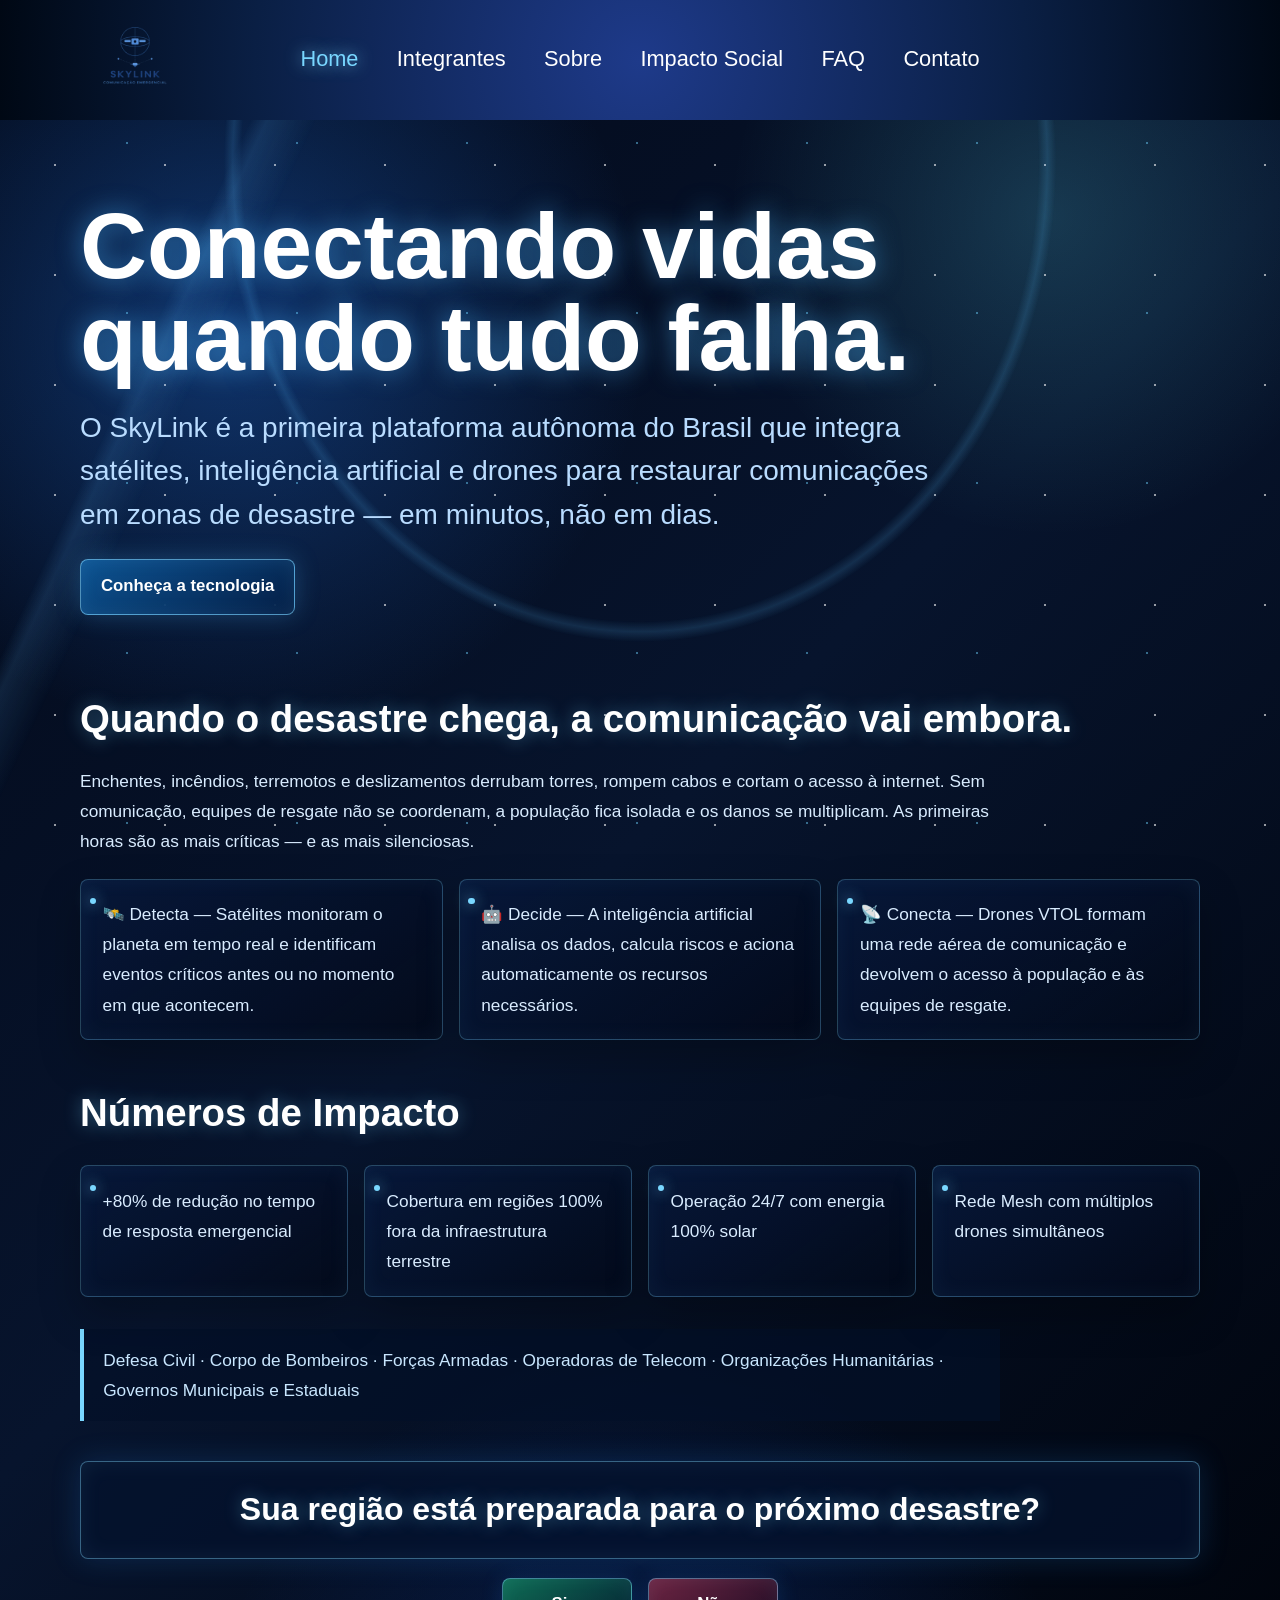
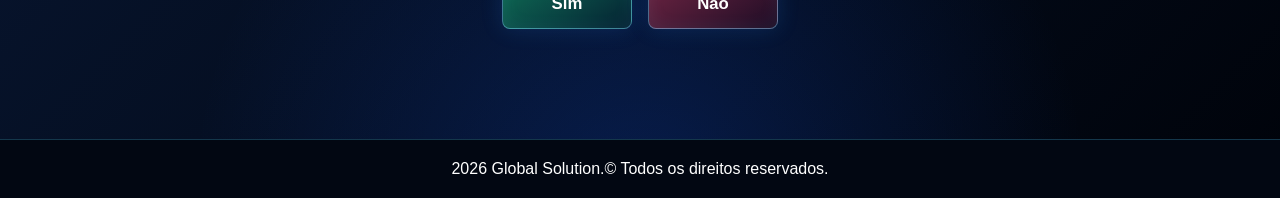
<file: index.html>
<!DOCTYPE html>
<html lang="pt-br">
<head>
    <meta charset="UTF-8">
    <meta name="viewport" content="width=device-width, initial-scale=1.0">
    <title>Global Solution</title>
    <link rel="stylesheet" href="./css/main.css">
</head>
<body class="pagina-home">
    <header class="cabecalho">
      <button class="menu-hamburguer" type="button" aria-label="Abrir menu" aria-expanded="false" aria-controls="menu-principal">
        <span></span>
        <span></span>
        <span></span>
      </button>
      <nav class="cabecalho__navbar">
        <a class="cabecalho__logo-link" href="./index.html">
          <img src="./assets/logo.png" class="logo" alt="Logo SkyLink">
        </a>

        <ul class="cabecalho__lista" id="menu-principal">
          <li class="cabecalho__list-item">
            <a class="cabecalho__link cabecalho__link--active" href="./index.html">Home</a>
          </li>
          <li class="cabecalho__list-item">
            <a class="cabecalho__link" href="./paginas/integrantes.html">Integrantes</a>
          </li>
          <li class="cabecalho__list-item">
            <a class="cabecalho__link" href="./paginas/sobre.html">Sobre</a>
          </li>
          <li class="cabecalho__list-item">
            <a class="cabecalho__link" href="./paginas/impacto.html">Impacto Social</a>
          </li>
          <li class="cabecalho__list-item">
            <a class="cabecalho__link" href="./paginas/faq.html">FAQ</a>
          </li>
         <li class="cabecalho__list-item">
            <a class="cabecalho__link" href="./paginas/contato.html">Contato</a>
          </li>
        </ul>
      </nav>
    </header>
    <main class="home" id="home">
        <h1 class="titulo-principal">Conectando vidas quando tudo falha.</h1>
        <h2 class="subtitulo-principal">O SkyLink é a primeira plataforma autônoma do Brasil que integra satélites, inteligência artificial e drones para restaurar comunicações em zonas de desastre — em minutos, não em dias.</h2>
        <a class="botao-cta" href="./paginas/sobre.html">Conheça a tecnologia</a>
        <h3 class="titulo-secao">Quando o desastre chega, a comunicação vai embora.</h3>
        <p class="texto-padrao">Enchentes, incêndios, terremotos e deslizamentos derrubam torres, rompem cabos e cortam o acesso à internet. Sem comunicação, equipes de resgate não se coordenam, a população fica isolada e os danos se multiplicam. As primeiras horas são as mais críticas — e as mais silenciosas.</p>
        <ul class="lista-cards">
          <li class="card-info">🛰️ Detecta — Satélites monitoram o planeta em tempo real e identificam eventos críticos antes ou no momento em que acontecem.</li>
          <li class="card-info">🤖 Decide — A inteligência artificial analisa os dados, calcula riscos e aciona automaticamente os recursos necessários.</li>
          <li class="card-info">📡 Conecta — Drones VTOL formam uma rede aérea de comunicação e devolvem o acesso à população e às equipes de resgate.</li>
        </ul>
        <h3 class="titulo-secao">Números de Impacto</h3>
        <ul class="lista-cards">
          <li class="card-info">+80% de redução no tempo de resposta emergencial</li>
          <li class="card-info">Cobertura em regiões 100% fora da infraestrutura terrestre</li>
          <li class="card-info">Operação 24/7 com energia 100% solar</li>
          <li class="card-info">Rede Mesh com múltiplos drones simultâneos</li>
        </ul>
        <p class="texto-padrao texto-destaque">Defesa Civil · Corpo de Bombeiros · Forças Armadas · Operadoras de Telecom · Organizações Humanitárias · Governos Municipais e Estaduais</p>
        <h3 class="chamada-final">Sua região está preparada para o próximo desastre?</h3>
        <div class="resposta-final" aria-label="Responder pergunta final">
          <button class="resposta-final__botao resposta-final__botao--sim" type="button" data-resposta="Sim">Sim</button>
          <button class="resposta-final__botao resposta-final__botao--nao" type="button" data-resposta="Não">Não</button>
        </div>
        <p class="resposta-final__status" id="resposta-final-status" aria-live="polite"></p>
    </main>
    <footer>
        <p> 2026 Global Solution.&copy; Todos os direitos reservados.</p>
    </footer>
    <script src="./js/responsividade.js"></script>
    <script src="./js/index.js"></script>
</body>
</html>
</file>
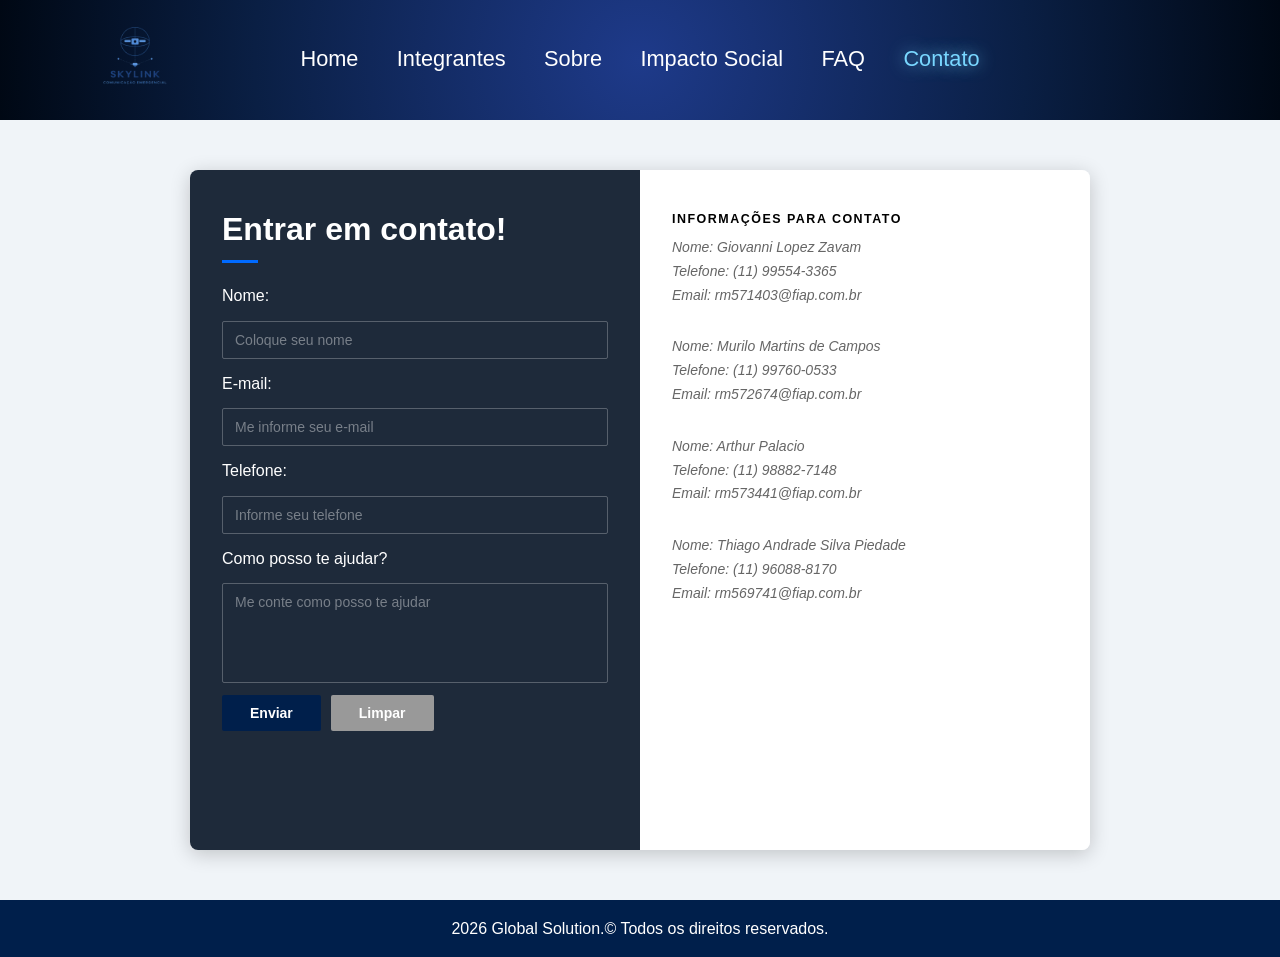
<file: paginas/contato.html>
<!DOCTYPE html>
<html lang="pt-br">
<head>
    <meta charset="UTF-8">
    <meta name="viewport" content="width=device-width, initial-scale=1.0">
    <title>Global Solution</title>
    <link rel="stylesheet" href="../css/main.css">
</head>
<body class="pagina-contato">
    <header class="cabecalho">
      <button class="menu-hamburguer" type="button" aria-label="Abrir menu" aria-expanded="false" aria-controls="menu-principal">
        <span></span>
        <span></span>
        <span></span>
      </button>
      <nav class="cabecalho__navbar">
        <a class="cabecalho__logo-link" href="../index.html">
          <img src="../assets/logo.png" class="logo" alt="Logo SkyLink">
        </a>

        <ul class="cabecalho__lista" id="menu-principal">
          <li class="cabecalho__list-item">
            <a class="cabecalho__link" href="../index.html">Home</a>
          </li>
          <li class="cabecalho__list-item">
            <a class="cabecalho__link" href="./integrantes.html">Integrantes</a>
          </li>
          <li class="cabecalho__list-item">
            <a class="cabecalho__link" href="./sobre.html">Sobre</a>
          </li>
          <li class="cabecalho__list-item">
            <a class="cabecalho__link" href="./impacto.html">Impacto Social</a>
          </li>
          <li class="cabecalho__list-item">
            <a class="cabecalho__link" href="./faq.html">FAQ</a>
          </li>
         <li class="cabecalho__list-item">
            <a class="cabecalho__link cabecalho__link--active" href="./contato.html">Contato</a>
          </li>
        </ul>
      </nav>
    </header>
    <main class="contato-main">
      <div class="contato-form-col">
        <h1 class="contato-titulo">Entrar em contato!</h1>
        <div class="contato-linha-vermelha"></div>
        <form class="contato-form" id="form-contato" name="dados" action="https://formsubmit.co/ajax/giovanni.zavam2008@gmail.com" method="POST">
          <input type="hidden" name="_subject" value="Nova mensagem do site SkyLink">
          <input type="hidden" name="_template" value="table">
          <input type="hidden" name="_captcha" value="false">
          <label for="idNome">Nome:</label>
          <input id="idNome" type="text" name="nome" placeholder="Coloque seu nome" required>
          <label for="idEmail">E-mail:</label>
          <input id="idEmail" type="email" name="email" placeholder="Me informe seu e-mail" required>
          <label for="idTelefone">Telefone:</label>
          <input id="idTelefone" type="tel" name="telefone" placeholder="Informe seu telefone" required>
          <label for="mensagem">Como posso te ajudar?</label>
          <textarea id="mensagem" name="mensagem" rows="5" placeholder="Me conte como posso te ajudar" required></textarea>
          <div class="contato-botoes">
            <button type="submit" class="btn-enviar">Enviar</button>
            <button type="reset" class="btn-limpar">Limpar</button>
          </div>
          <p class="contato-status" id="contato-status" aria-live="polite"></p>
        </form>
      </div>

      <div class="contato-info-col">
        <div class="contato-info-bloco">
          <h3>INFORMAÇÕES PARA CONTATO</h3>
          <p>Nome: Giovanni Lopez Zavam</p>
          <p>Telefone: (11) 99554-3365</p>
          <p>Email: rm571403@fiap.com.br</p>
        </div>
        <div class="contato-info-bloco">
          <p>Nome: Murilo  Martins de Campos</p>
          <p>Telefone: (11) 99760-0533</p>
          <p>Email: rm572674@fiap.com.br</p>
        </div>
        <div class="contato-info-bloco">
          <p>Nome: Arthur Palacio</p>
          <p>Telefone: (11) 98882-7148</p>
          <p>Email: rm573441@fiap.com.br</p>
        </div>
        <div class="contato-info-bloco">
          <p>Nome: Thiago Andrade Silva Piedade</p>
          <p>Telefone: (11) 96088-8170</p>
          <p>Email: rm569741@fiap.com.br</p>
        </div>
      </div>
    </main>
    <footer>
        <p> 2026 Global Solution.&copy; Todos os direitos reservados.</p>
    </footer>
    <script src="../js/responsividade.js"></script>
    <script src="../js/contato.js"></script>
</body>
</html>
</file>
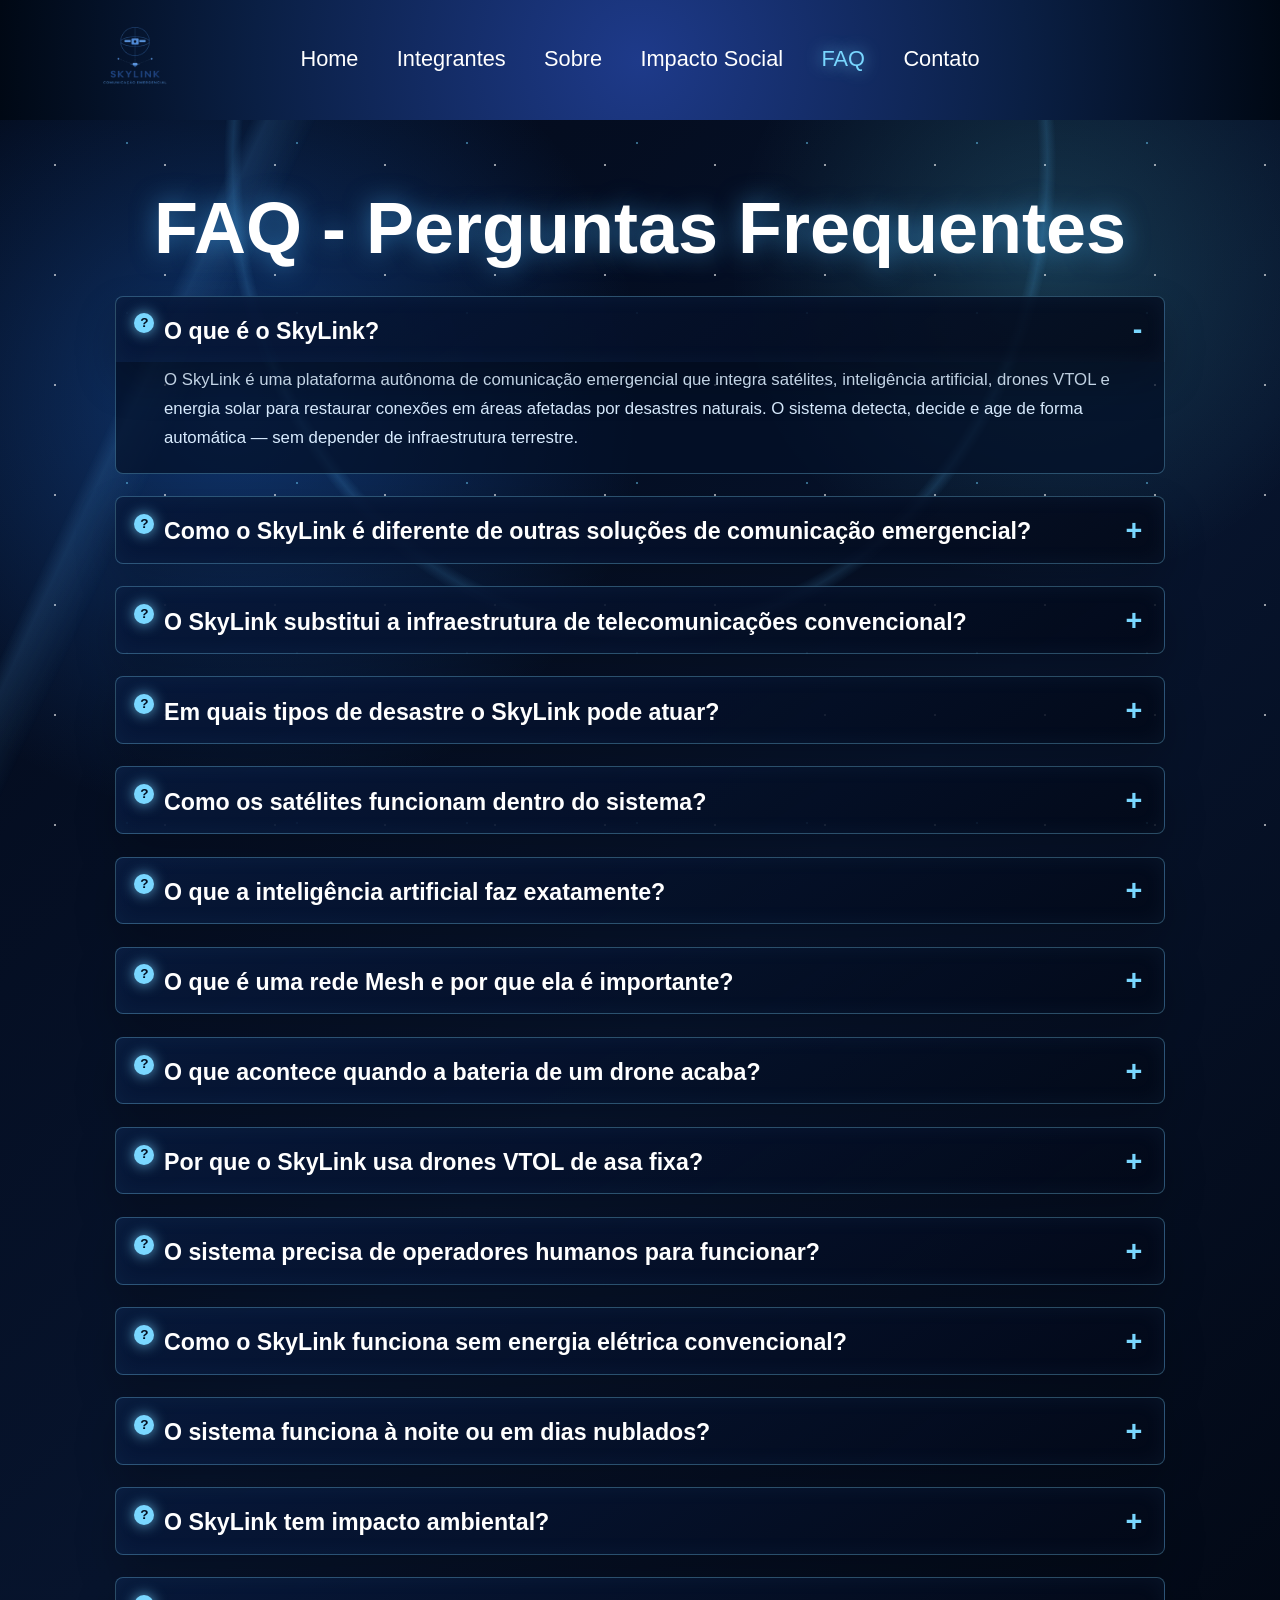
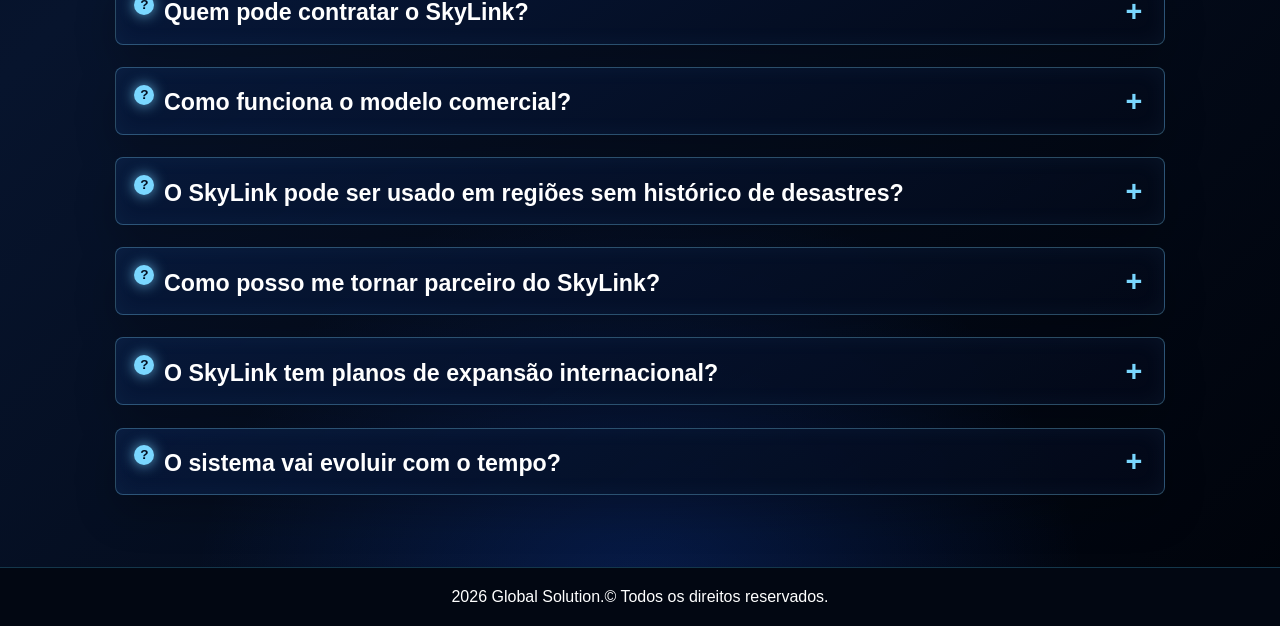
<file: paginas/faq.html>
﻿<!DOCTYPE html>
<html lang="pt-br">
<head>
    <meta charset="UTF-8">
    <meta name="viewport" content="width=device-width, initial-scale=1.0">
    <title>Global Solution</title>
    <link rel="stylesheet" href="../css/main.css">
</head>
<body class="pagina-faq">
    <header class="cabecalho">
      <button class="menu-hamburguer" type="button" aria-label="Abrir menu" aria-expanded="false" aria-controls="menu-principal">
        <span></span>
        <span></span>
        <span></span>
      </button>
      <nav class="cabecalho__navbar">
        <a class="cabecalho__logo-link" href="../index.html">
          <img src="../assets/logo.png" class="logo" alt="Logo SkyLink">
        </a>

        <ul class="cabecalho__lista" id="menu-principal">
          <li class="cabecalho__list-item">
            <a class="cabecalho__link" href="../index.html">Home</a>
          </li>
          <li class="cabecalho__list-item">
            <a class="cabecalho__link" href="./integrantes.html">Integrantes</a>
          </li>
          <li class="cabecalho__list-item">
            <a class="cabecalho__link" href="./sobre.html">Sobre</a>
          </li>
          <li class="cabecalho__list-item">
            <a class="cabecalho__link" href="./impacto.html">Impacto Social</a>
          </li>
          <li class="cabecalho__list-item">
            <a class="cabecalho__link cabecalho__link--active" href="./faq.html">FAQ</a>
          </li>
         <li class="cabecalho__list-item">
            <a class="cabecalho__link" href="./contato.html">Contato</a>
          </li>
        </ul>
      </nav>
    </header>
    <main class="faq">
        <h1>FAQ - Perguntas Frequentes</h1>
        <h2 class="faq__pergunta">O que é o SkyLink?</h2>
        <p class="faq__resposta">O SkyLink é uma plataforma autônoma de comunicação emergencial que integra satélites, inteligência artificial, drones VTOL e energia solar para restaurar conexões em áreas afetadas por desastres naturais. O sistema detecta, decide e age de forma automática — sem depender de infraestrutura terrestre.</p>
        <h2 class="faq__pergunta">Como o SkyLink é diferente de outras soluções de comunicação emergencial?</h2>
        <p class="faq__resposta">A maioria das soluções existentes é reativa: chegam depois que o desastre já aconteceu e dependem de equipes humanas para serem ativadas. O SkyLink é preditivo e autônomo. A inteligência artificial monitora riscos em tempo real e pode posicionar recursos antes do colapso da infraestrutura, reduzindo drasticamente o tempo de resposta.</p>
        <h2 class="faq__pergunta">O SkyLink substitui a infraestrutura de telecomunicações convencional?</h2>
        <p class="faq__resposta">Não. O SkyLink é uma solução complementar e temporária, projetada para atuar nos momentos em que a infraestrutura convencional falha. Seu objetivo é cobrir o intervalo crítico entre o desastre e a restauração das redes permanentes.</p>
        <h2 class="faq__pergunta">Em quais tipos de desastre o SkyLink pode atuar?</h2>
        <p class="faq__resposta">O sistema foi desenvolvido para responder a enchentes, incêndios florestais, terremotos, deslizamentos de terra, furacões e tempestades severas. Qualquer evento que comprometa a infraestrutura de comunicação terrestre é um cenário de atuação do SkyLink.</p>
        <h2 class="faq__pergunta">Como os satélites funcionam dentro do sistema?</h2>
        <p class="faq__resposta">Os satélites monitoram continuamente o planeta coletando imagens ópticas, dados meteorológicos, temperatura de superfície, nível de rios, focos de incêndio e movimentação de terra. Essas informações são enviadas à plataforma central, onde a inteligência artificial as analisa em tempo real.</p>
        <h2 class="faq__pergunta">O que a inteligência artificial faz exatamente?</h2>
        <p class="faq__resposta">A IA analisa os dados recebidos dos satélites, identifica eventos críticos e calcula a probabilidade de desastres futuros — como risco de enchente nas próximas 12 horas ou chance de deslizamento em determinada região. Quando um risco é confirmado, ela define automaticamente quantos drones devem ser enviados, para onde e em qual posicionamento.</p>
        <h2 class="faq__pergunta">O que é uma rede Mesh e por que ela é importante?</h2>
        <p class="faq__resposta">Rede Mesh é uma arquitetura em que cada drone funciona como um nó de comunicação interligado aos demais. Se um drone falha ou precisa retornar para recarga, os outros redistribuem a cobertura automaticamente. Isso garante redundância, maior alcance e estabilidade da comunicação mesmo em condições adversas.</p>
        <h2 class="faq__pergunta">O que acontece quando a bateria de um drone acaba?</h2>
        <p class="faq__resposta">O sistema monitora continuamente a bateria, temperatura e integridade de cada drone. Quando uma unidade se aproxima do limite operacional, um drone reserva é automaticamente acionado, assume a posição e mantém a cobertura sem interrupção. O drone anterior retorna à base para recarga.</p>
        <h2 class="faq__pergunta">Por que o SkyLink usa drones VTOL de asa fixa?</h2>
        <p class="faq__resposta">Os drones VTOL (Vertical Take-Off and Landing) combinam o melhor de dois mundos: decolam e pousam verticalmente, sem necessidade de pista, e voam de forma eficiente como aviões, cobrindo grandes distâncias com baixo consumo de energia. Isso os torna ideais para operações em locais remotos e com autonomia prolongada.</p>
        <h2 class="faq__pergunta">O sistema precisa de operadores humanos para funcionar?</h2>
        <p class="faq__resposta">O SkyLink foi projetado para operar de forma autônoma. A detecção, análise, decisão e lançamento dos drones acontecem sem intervenção humana. No entanto, a plataforma permite monitoramento e controle manual por equipes especializadas quando necessário.</p>
        <h2 class="faq__pergunta">Como o SkyLink funciona sem energia elétrica convencional?</h2>
        <p class="faq__resposta">A base autônoma do SkyLink é alimentada por painéis solares e banco de baterias, permitindo operação prolongada mesmo sem acesso à rede elétrica. Os drones são recarregados na própria base, tornando o ciclo operacional totalmente independente da infraestrutura local.</p>
        <h2 class="faq__pergunta">O sistema funciona à noite ou em dias nublados?</h2>
        <p class="faq__resposta">Sim. O banco de baterias da base armazena energia suficiente para manter a operação durante períodos sem sol. O sistema é dimensionado para sustentar missões de múltiplos dias mesmo em condições climáticas adversas.</p>
        <h2 class="faq__pergunta">O SkyLink tem impacto ambiental?</h2>
        <p class="faq__resposta">O impacto é mínimo. A operação com energia solar reduz significativamente a emissão de carbono em comparação com geradores a combustível, que são a solução mais comum em emergências. A sustentabilidade está no centro do projeto, não apenas como diferencial — mas como responsabilidade.</p>
        <h2 class="faq__pergunta">Quem pode contratar o SkyLink?</h2>
        <p class="faq__resposta">O SkyLink é voltado para governos municipais, estaduais e federais, Defesa Civil, Corpo de Bombeiros, Forças Armadas, operadoras de telecomunicações, empresas de energia e organizações humanitárias. Qualquer instituição que precise de resposta emergencial rápida e confiável é um potencial parceiro.</p>
        <h2 class="faq__pergunta">Como funciona o modelo comercial?</h2>
        <p class="faq__resposta">O SkyLink opera com licenciamento da plataforma, assinaturas anuais para monitoramento preventivo, contratos de prontidão para resposta a desastres e venda ou locação das bases autônomas. Cada contrato é adaptado às necessidades e ao perfil da organização parceira.</p>
        <h2 class="faq__pergunta">O SkyLink pode ser usado em regiões sem histórico de desastres?</h2>
        <p class="faq__resposta">Sim. O sistema também atende comunidades isoladas que simplesmente não possuem infraestrutura de telecomunicações — como regiões da Amazônia e zonas rurais remotas. Nesses casos, o SkyLink atua como solução de conectividade estrutural, não apenas emergencial.</p>
        <h2 class="faq__pergunta">Como posso me tornar parceiro do SkyLink?</h2>
        <p class="faq__resposta">Entre em contato com nossa equipe pelo formulário disponível na página de contato. Avaliaremos juntos as necessidades da sua região ou organização e apresentaremos a solução mais adequada.</p>
        <h2 class="faq__pergunta">O SkyLink tem planos de expansão internacional?</h2>
        <p class="faq__resposta">Sim. A plataforma está sendo desenvolvida com visão global. As próximas etapas incluem monitoramento climático internacional, operações em regiões polares e suporte a missões científicas em locais extremos. A longo prazo, a tecnologia pode ser adaptada inclusive para bases lunares e marcianas.</p>
        <h2 class="faq__pergunta">O sistema vai evoluir com o tempo?</h2>
        <p class="faq__resposta">Absolutamente. O SkyLink é uma plataforma viva, que aprende com cada operação. Os modelos de inteligência artificial são continuamente aprimorados com novos dados, tornando as previsões mais precisas e as respostas mais rápidas a cada evento atendido.</p>
    </main>
    <footer>
        <p> 2026 Global Solution.&copy; Todos os direitos reservados.</p>
    </footer>
    <script src="../js/responsividade.js"></script>
    <script src="../js/faq.js"></script>
</body>
</html>
</file>
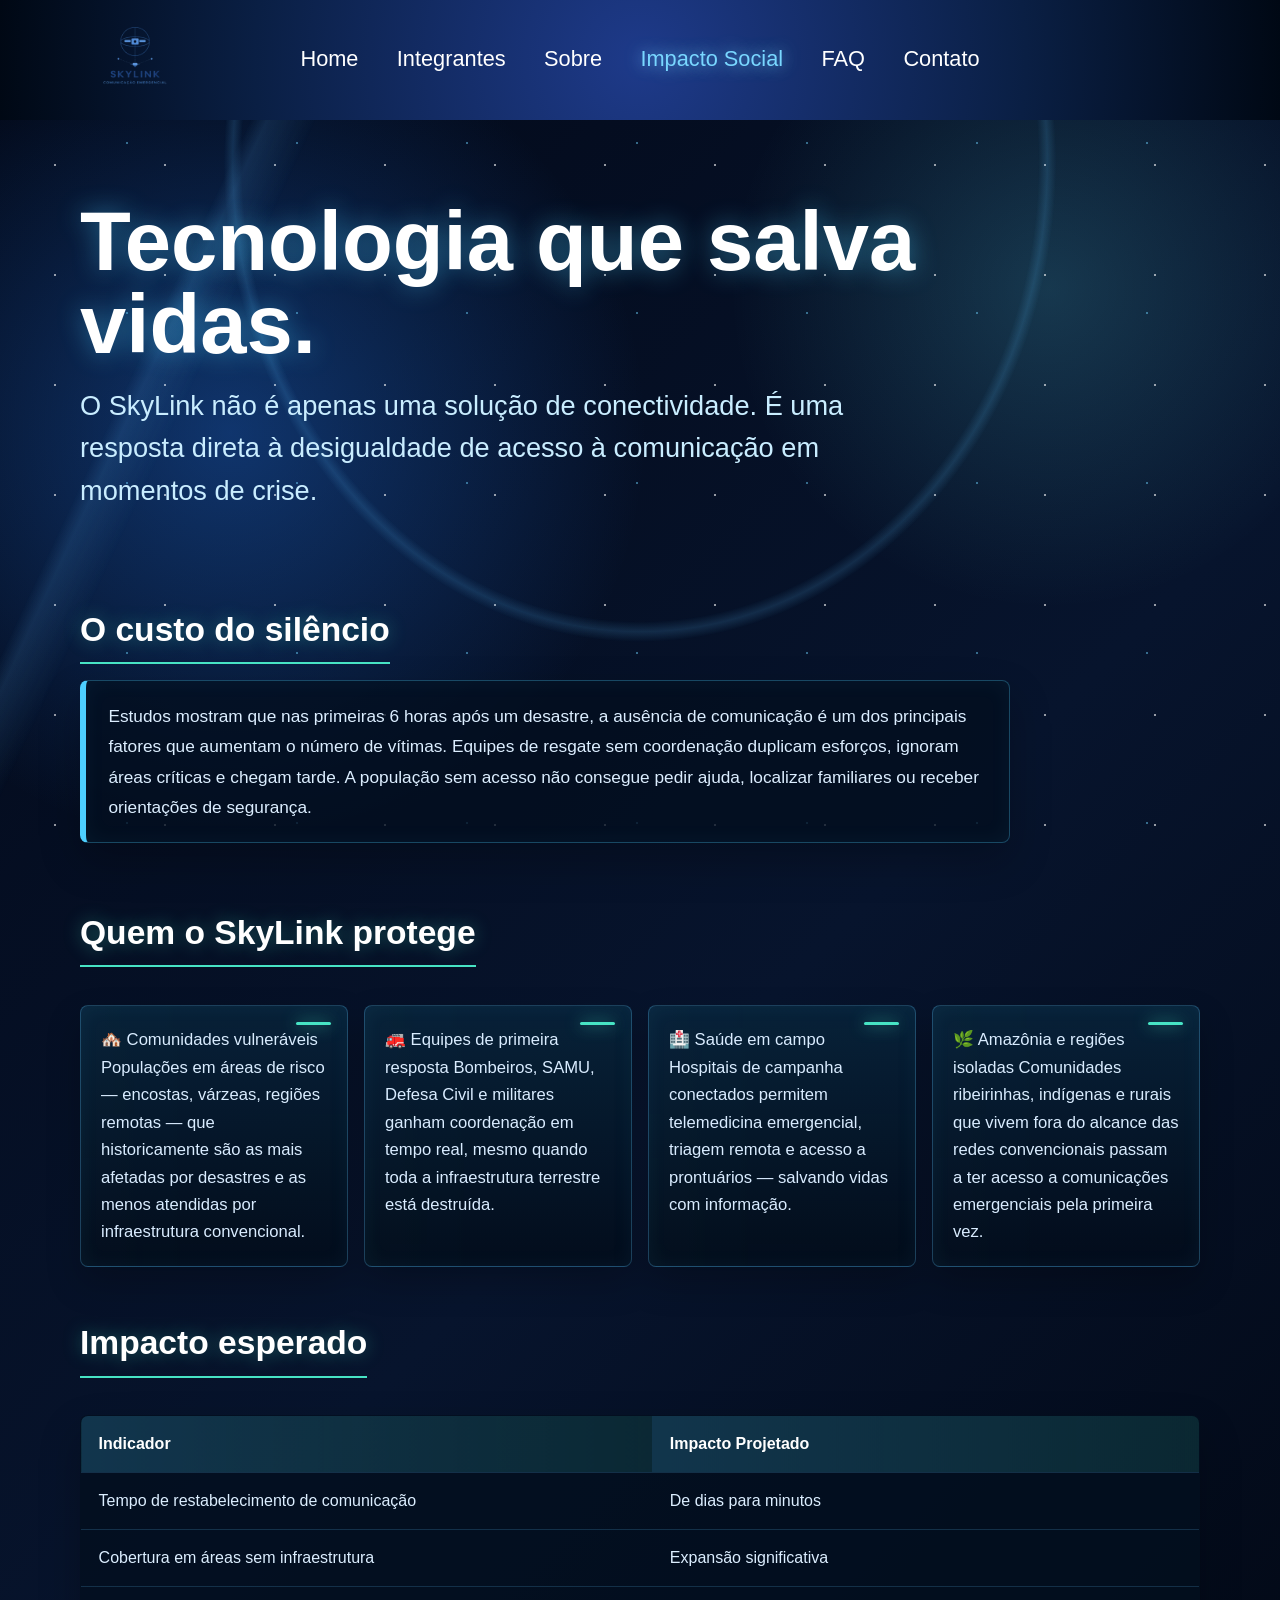
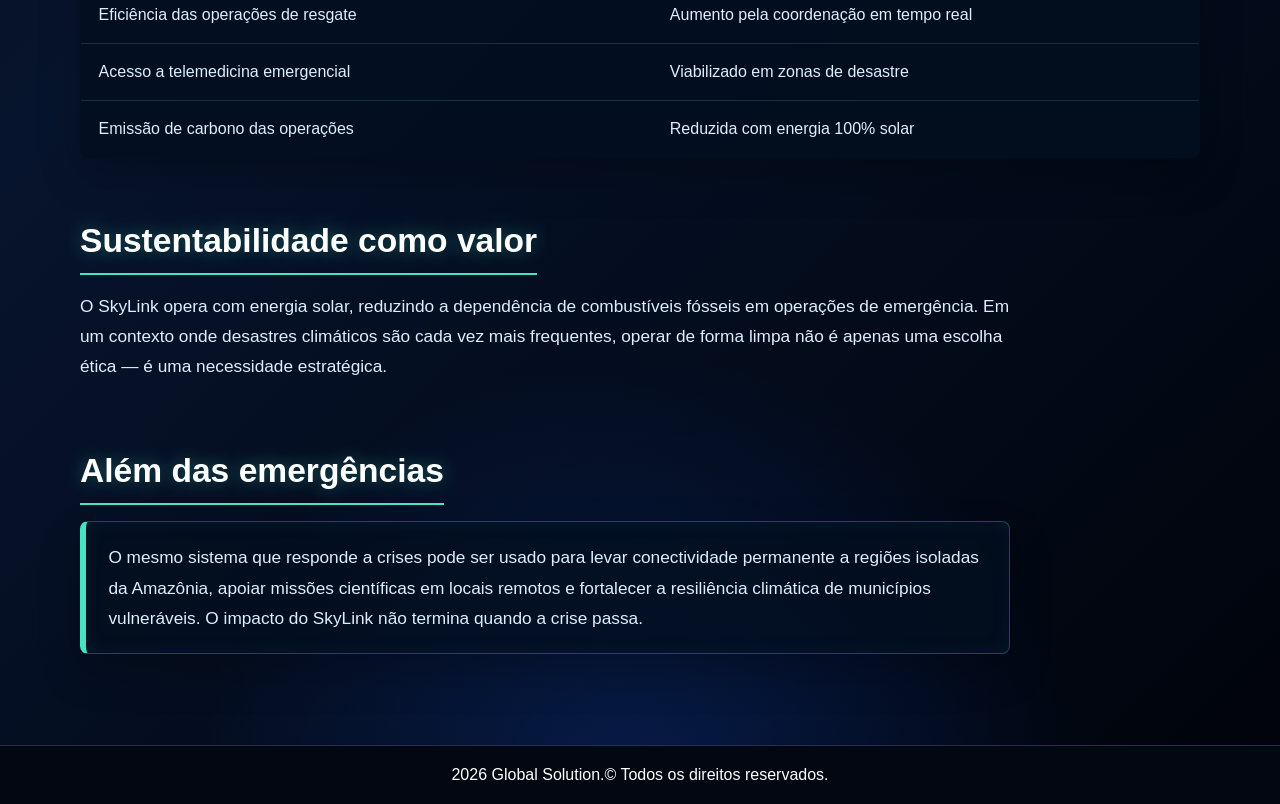
<file: paginas/impacto.html>
<!DOCTYPE html>
<html lang="pt-br">
<head>
    <meta charset="UTF-8">
    <meta name="viewport" content="width=device-width, initial-scale=1.0">
    <title>Global Solution</title>
    <link rel="stylesheet" href="../css/main.css">
</head>
<body class="pagina-impacto">
    <header class="cabecalho">
      <button class="menu-hamburguer" type="button" aria-label="Abrir menu" aria-expanded="false" aria-controls="menu-principal">
        <span></span>
        <span></span>
        <span></span>
      </button>
      <nav class="cabecalho__navbar">
        <a class="cabecalho__logo-link" href="../index.html">
          <img src="../assets/logo.png" class="logo" alt="Logo SkyLink">
        </a>

        <ul class="cabecalho__lista" id="menu-principal">
          <li class="cabecalho__list-item">
            <a class="cabecalho__link" href="../index.html">Home</a>
          </li>
          <li class="cabecalho__list-item">
            <a class="cabecalho__link" href="./integrantes.html">Integrantes</a>
          </li>
          <li class="cabecalho__list-item">
            <a class="cabecalho__link" href="./sobre.html">Sobre</a>
          </li>
          <li class="cabecalho__list-item">
            <a class="cabecalho__link cabecalho__link--active" href="./impacto.html">Impacto Social</a>
          </li>
          <li class="cabecalho__list-item">
            <a class="cabecalho__link" href="./faq.html">FAQ</a>
          </li>
         <li class="cabecalho__list-item">
            <a class="cabecalho__link" href="./contato.html">Contato</a>
          </li>
        </ul>
      </nav>
    </header>
    <main class="impacto" id="impacto">
        <h1 class="impacto__titulo">Tecnologia que salva vidas.</h1>
        <h2 class="impacto__subtitulo">O SkyLink não é apenas uma solução de conectividade. É uma resposta direta à desigualdade de acesso à comunicação em momentos de crise.</h2>
        <h3 class="impacto__secao">O custo do silêncio</h3>
        <p class="impacto__texto impacto__texto--destaque">Estudos mostram que nas primeiras 6 horas após um desastre, a ausência de comunicação é um dos principais fatores que aumentam o número de vítimas. Equipes de resgate sem coordenação duplicam esforços, ignoram áreas críticas e chegam tarde. A população sem acesso não consegue pedir ajuda, localizar familiares ou receber orientações de segurança.</p>
        <h3 class="impacto__secao">Quem o SkyLink protege</h3>
        <ul class="impacto__lista">
            <li class="impacto__card">🏘️ Comunidades vulneráveis
            Populações em áreas de risco — encostas, várzeas, regiões remotas — que historicamente são as mais afetadas por desastres e as menos atendidas por infraestrutura convencional.</li>
            <li class="impacto__card">🚒 Equipes de primeira resposta
            Bombeiros, SAMU, Defesa Civil e militares ganham coordenação em tempo real, mesmo quando toda a infraestrutura terrestre está destruída.</li>
            <li class="impacto__card">🏥 Saúde em campo
            Hospitais de campanha conectados permitem telemedicina emergencial, triagem remota e acesso a prontuários — salvando vidas com informação.</li>
            <li class="impacto__card">🌿 Amazônia e regiões isoladas
            Comunidades ribeirinhas, indígenas e rurais que vivem fora do alcance das redes convencionais passam a ter acesso a comunicações emergenciais pela primeira vez.</li>
        </ul>
        <h3 class="impacto__secao">Impacto esperado</h3>
        <table class="impacto__tabela">
            <thead>
                <tr>
                    <th>Indicador</th>
                    <th>Impacto Projetado</th>
                </tr>
            </thead>
            <tbody>
                <tr>
                    <td>Tempo de restabelecimento de comunicação</td>
                    <td>De dias para minutos</td>
                </tr>
                <tr>
                    <td>Cobertura em áreas sem infraestrutura</td>
                    <td>Expansão significativa</td>
                </tr>
                <tr>
                    <td>Eficiência das operações de resgate</td>
                    <td>Aumento pela coordenação em tempo real</td>
                </tr>
                <tr>
                    <td>Acesso a telemedicina emergencial</td>
                    <td>Viabilizado em zonas de desastre</td>
                </tr>
                <tr>
                    <td>Emissão de carbono das operações</td>
                    <td>Reduzida com energia 100% solar</td>
                </tr>
            </tbody>
        </table>
        <h3 class="impacto__secao">Sustentabilidade como valor</h3>
        <p class="impacto__texto">O SkyLink opera com energia solar, reduzindo a dependência de combustíveis fósseis em operações de emergência. Em um contexto onde desastres climáticos são cada vez mais frequentes, operar de forma limpa não é apenas uma escolha ética — é uma necessidade estratégica.</p>
        <h3 class="impacto__secao">Além das emergências</h3>
        <p class="impacto__texto impacto__texto--final">O mesmo sistema que responde a crises pode ser usado para levar conectividade permanente a regiões isoladas da Amazônia, apoiar missões científicas em locais remotos e fortalecer a resiliência climática de municípios vulneráveis. O impacto do SkyLink não termina quando a crise passa.</p>
    </main>
    <footer>
      <p> 2026 Global Solution.&copy; Todos os direitos reservados.</p>
    </footer>
    <script src="../js/responsividade.js"></script>
</body>
</html>
</file>
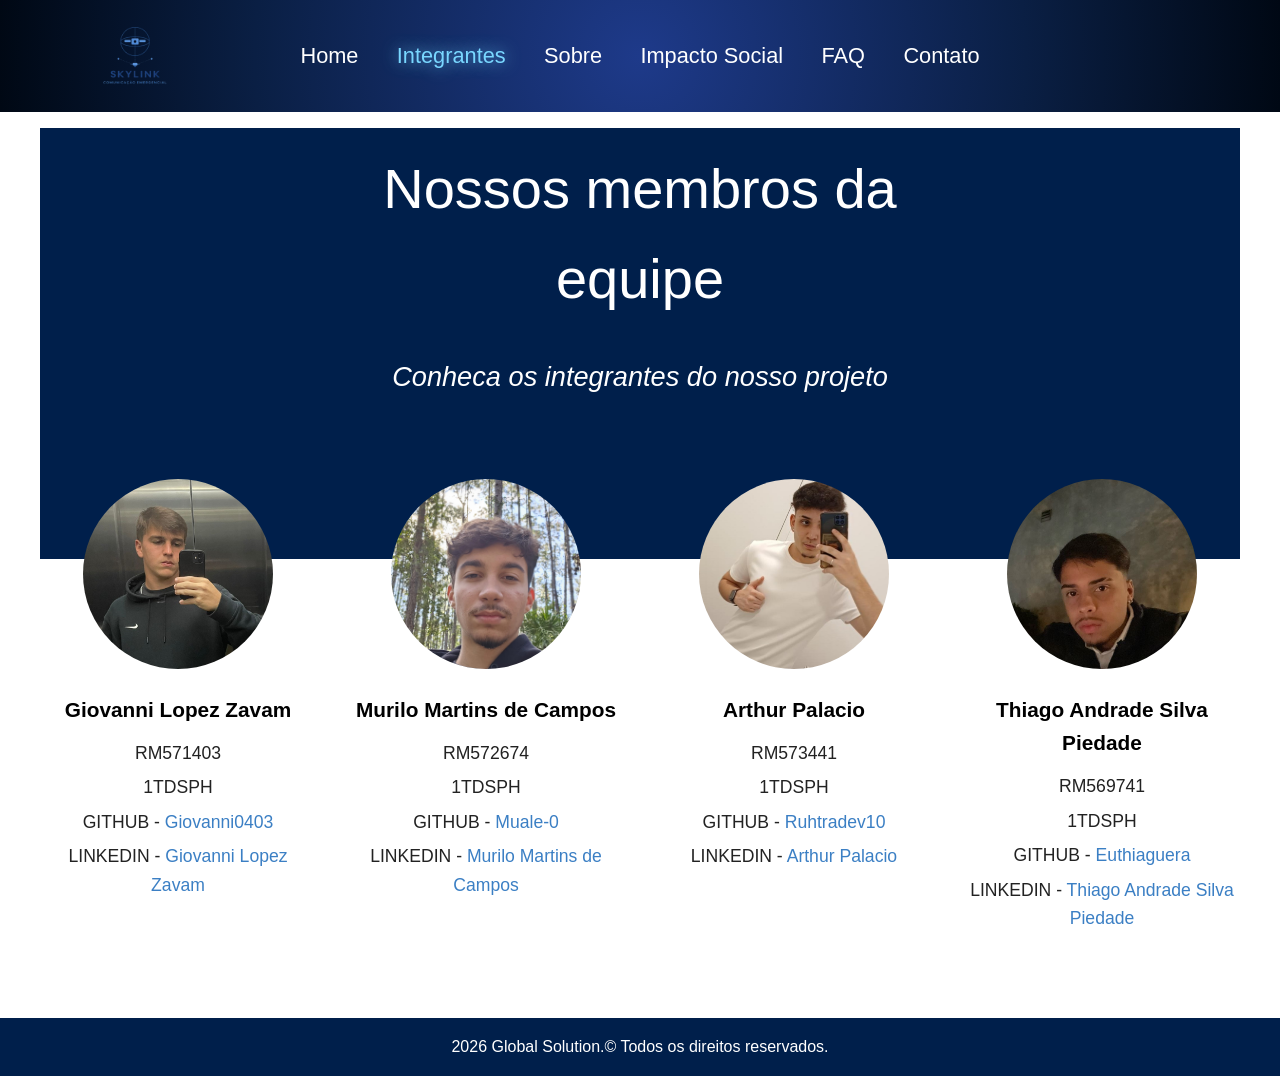
<file: paginas/integrante.html>
<html lang="pt-br">
<head>
    <meta charset="UTF-8">
    <meta name="viewport" content="width=device-width, initial-scale=1.0">
    <title>Global Solution</title>
    <link rel="stylesheet" href="../css/main.css">
</head>
<body>
    <header class="cabecalho">
      <button class="menu-hamburguer" type="button" aria-label="Abrir menu" aria-expanded="false" aria-controls="menu-principal">
        <span></span>
        <span></span>
        <span></span>
      </button>
      <nav class="cabecalho__navbar">
        <!-- CORRIGIR AQUI: a logo fica fora da lista para poder ficar sozinha na esquerda -->
        <a class="cabecalho__logo-link" href="../index.html">
          <img src="../assents/logo.png" class="logo" alt="Logo EcoSoul">
        </a>

        <!-- CORRIGIR AQUI: a lista fica apenas com os links para eles poderem ficar centralizados -->
        <ul class="cabecalho__lista" id="menu-principal">
          <li class="cabecalho__list-item">
            <a class="cabecalho__link" href="../index.html">Home</a>
          </li>
          <li class="cabecalho__list-item">
            <a class="cabecalho__link cabecalho__link--active" href="./integrante.html">Integrantes</a>
          </li>
          <li class="cabecalho__list-item">
            <a class="cabecalho__link" href="./sobre.html">Sobre</a>
          </li>
          <li class="cabecalho__list-item">
            <a class="cabecalho__link" href="./impacto.html">Impacto Social</a>
          </li>
          <li class="cabecalho__list-item">
            <a class="cabecalho__link" href="./faq.html">FAQ</a>
          </li>
         <li class="cabecalho__list-item">
            <a class="cabecalho__link" href="./contato.html">Contato</a>
          </li>
        </ul>
      </nav>
    </header>
    <main class="integrantes">
              <!-- CORRIGIR AQUI: esta section cria o fundo azul do topo, igual ao modelo -->
              <section class="integrantes__banner">
                <h1 class="integrantes__titulo">Nossos membros da equipe</h1>
                <p class="integrantes__subtitulo">Conheca os integrantes do nosso projeto</p>
              </section>

              <!-- CORRIGIR AQUI: esta section separa os cards do banner azul -->
              <section class="integrantes__conteudo">
                <div class="card_container">
                    <div class="card">
                        <img src="../assents/giovanni.jpg" alt="Giovanni">
                        <h2>Giovanni Lopez Zavam</h2>
                      <ul>
                        <li>RM571403</li>
                        <li>1TDSPH</li>
                        <li>GITHUB - <a href="https://github.com/Giovanni0403" target="_blank">Giovanni0403</a></li>
                        <li>LINKEDIN - <a href="https://www.linkedin.com/in/giovanni-lopez-zavam" target="_blank">Giovanni Lopez Zavam</a></li>
                      </ul>
                    </div>
                <div class="card">
                        <img src="../assents/murilo.jpg" alt="Murilo">
                        <h2>Murilo Martins de Campos</h2>
                      <ul>
                        <li>RM572674</li>
                        <li>1TDSPH</li>
                        <li>GITHUB - <a href="https://github.com/Muale-0" target="_blank">Muale-0</a></li>
                        <li>LINKEDIN - <a href="https://www.linkedin.com/in/murilo-martins-de-campos-573727410" target="_blank">Murilo Martins de Campos</a></li>
                      </ul>
                    </div>
                <div class="card">
                        <img src="../assents/arthur.jpg" alt="Arthur">
                        <h2>Arthur Palacio</h2>
                      <ul>
                        <li>RM573441</li>
                        <li>1TDSPH</li>
                        <li>GITHUB - <a href="https://github.com/ruhtradev10" target="_blank">Ruhtradev10</a></li>
                        <li>LINKEDIN - <a href="https://www.linkedin.com/in/arthur-palacio-alves-3911a13b3?utm_source=share_via&utm_content=profile&utm_medium=member_android" target="_blank">Arthur Palacio</a></li>
                      </ul>
                    </div>
                <div class="card">
                        <img src="../assents/thiago.jpg" alt="Thiago">
                        <h2>Thiago Andrade Silva Piedade</h2>
                      <ul>
                        <li>RM569741</li>
                        <li>1TDSPH</li>
                        <li>GITHUB - <a href="https://github.com/Euthiaguera" target="_blank">Euthiaguera</a></li>
                        <li>LINKEDIN - <a href="https://www.linkedin.com/in/thiago-andrade-08b2b6321/" target="_blank">Thiago Andrade Silva Piedade</a></li>
                      </ul>
                    </div>
                </div>
              </section>      
    </main>
    <footer>
        <p> 2026 Global Solution.&copy; Todos os direitos reservados.</p>
    </footer>
    <script src="../js/responsividade.js"></script>
</body>
</html>
</file>
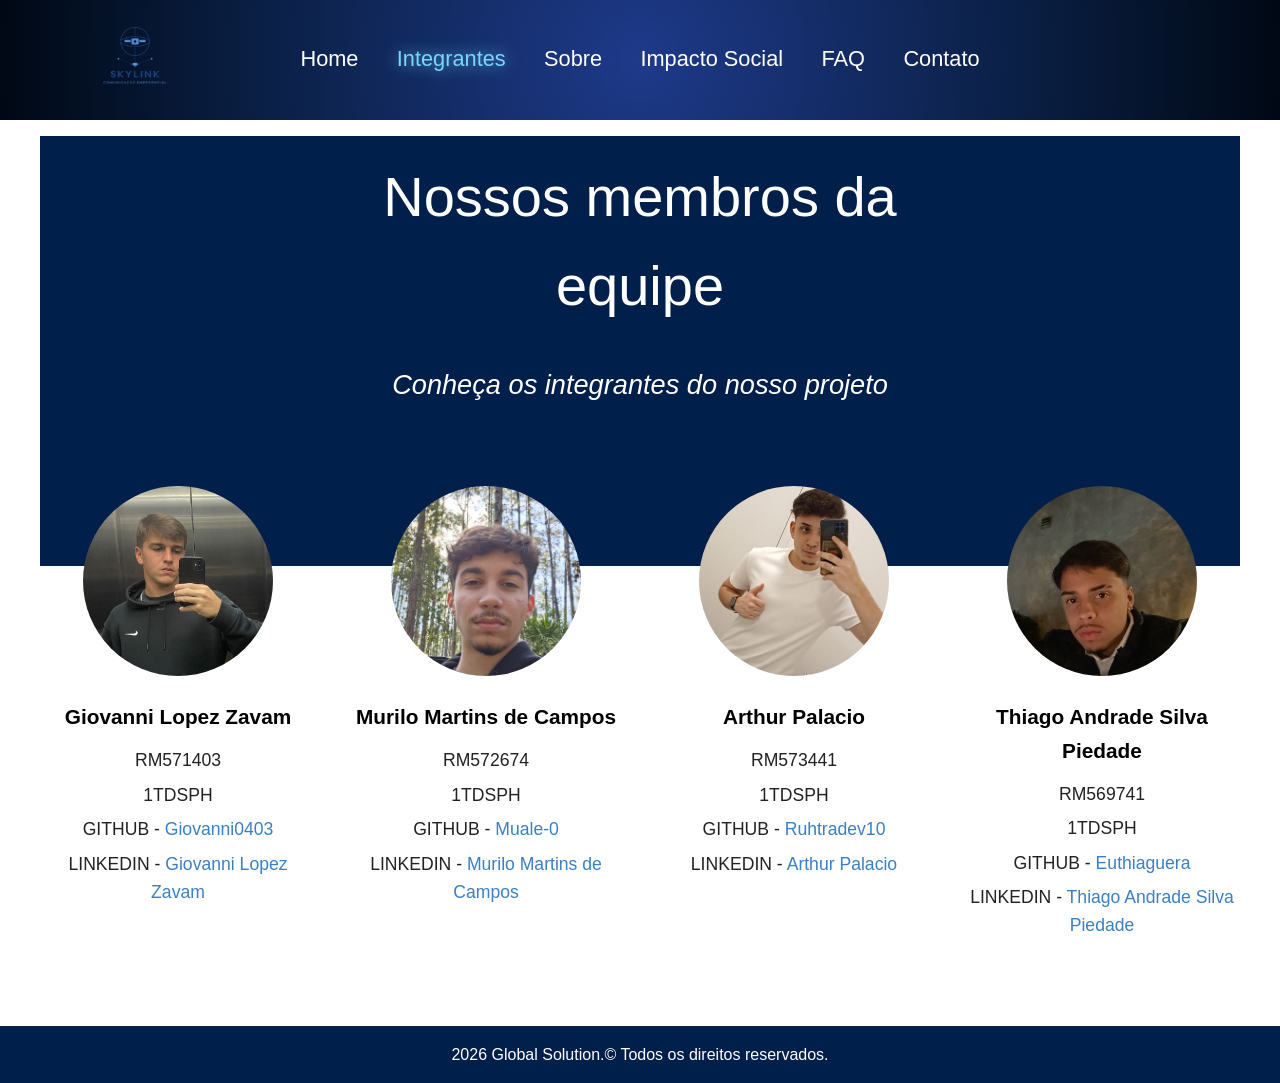
<file: paginas/integrantes.html>
<!DOCTYPE html>
<html lang="pt-br">
<head>
    <meta charset="UTF-8">
    <meta name="viewport" content="width=device-width, initial-scale=1.0">
    <title>Global Solution</title>
    <link rel="stylesheet" href="../css/main.css">
</head>
<body>
    <header class="cabecalho">
      <button class="menu-hamburguer" type="button" aria-label="Abrir menu" aria-expanded="false" aria-controls="menu-principal">
        <span></span>
        <span></span>
        <span></span>
      </button>
      <nav class="cabecalho__navbar">
        <a class="cabecalho__logo-link" href="../index.html">
          <img src="../assets/logo.png" class="logo" alt="Logo SkyLink">
        </a>

        <ul class="cabecalho__lista" id="menu-principal">
          <li class="cabecalho__list-item">
            <a class="cabecalho__link" href="../index.html">Home</a>
          </li>
          <li class="cabecalho__list-item">
            <a class="cabecalho__link cabecalho__link--active" href="./integrantes.html">Integrantes</a>
          </li>
          <li class="cabecalho__list-item">
            <a class="cabecalho__link" href="./sobre.html">Sobre</a>
          </li>
          <li class="cabecalho__list-item">
            <a class="cabecalho__link" href="./impacto.html">Impacto Social</a>
          </li>
          <li class="cabecalho__list-item">
            <a class="cabecalho__link" href="./faq.html">FAQ</a>
          </li>
         <li class="cabecalho__list-item">
            <a class="cabecalho__link" href="./contato.html">Contato</a>
          </li>
        </ul>
      </nav>
    </header>
    <main class="integrantes">
              <section class="integrantes__banner">
                <h1 class="integrantes__titulo">Nossos membros da equipe</h1>
                <p class="integrantes__subtitulo">Conheça os integrantes do nosso projeto</p>
              </section>

              <section class="integrantes__conteudo">
                <div class="card_container">
                    <div class="card">
                        <img src="../assets/giovanni.jpg" alt="Giovanni">
                        <h2>Giovanni Lopez Zavam</h2>
                      <ul>
                        <li>RM571403</li>
                        <li>1TDSPH</li>
                        <li>GITHUB - <a href="https://github.com/Giovanni0403" target="_blank">Giovanni0403</a></li>
                        <li>LINKEDIN - <a href="https://www.linkedin.com/in/giovanni-lopez-zavam" target="_blank">Giovanni Lopez Zavam</a></li>
                      </ul>
                    </div>
                <div class="card">
                        <img src="../assets/murilo.jpg" alt="Murilo">
                        <h2>Murilo Martins de Campos</h2>
                      <ul>
                        <li>RM572674</li>
                        <li>1TDSPH</li>
                        <li>GITHUB - <a href="https://github.com/Muale-0" target="_blank">Muale-0</a></li>
                        <li>LINKEDIN - <a href="https://www.linkedin.com/in/murilo-martins-de-campos-573727410" target="_blank">Murilo Martins de Campos</a></li>
                      </ul>
                    </div>
                <div class="card">
                        <img src="../assets/arthur.jpg" alt="Arthur">
                        <h2>Arthur Palacio</h2>
                      <ul>
                        <li>RM573441</li>
                        <li>1TDSPH</li>
                        <li>GITHUB - <a href="https://github.com/ruhtradev10" target="_blank">Ruhtradev10</a></li>
                        <li>LINKEDIN - <a href="https://www.linkedin.com/in/arthur-palacio-alves-3911a13b3?utm_source=share_via&utm_content=profile&utm_medium=member_android" target="_blank">Arthur Palacio</a></li>
                      </ul>
                    </div>
                <div class="card">
                        <img src="../assets/thiago.jpg" alt="Thiago">
                        <h2>Thiago Andrade Silva Piedade</h2>
                      <ul>
                        <li>RM569741</li>
                        <li>1TDSPH</li>
                        <li>GITHUB - <a href="https://github.com/Euthiaguera" target="_blank">Euthiaguera</a></li>
                        <li>LINKEDIN - <a href="https://www.linkedin.com/in/thiago-andrade-08b2b6321/" target="_blank">Thiago Andrade Silva Piedade</a></li>
                      </ul>
                    </div>
                </div>
              </section>      
    </main>
    <footer>
        <p> 2026 Global Solution.&copy; Todos os direitos reservados.</p>
    </footer>
    <script src="../js/responsividade.js"></script>
</body>
</html>
</file>
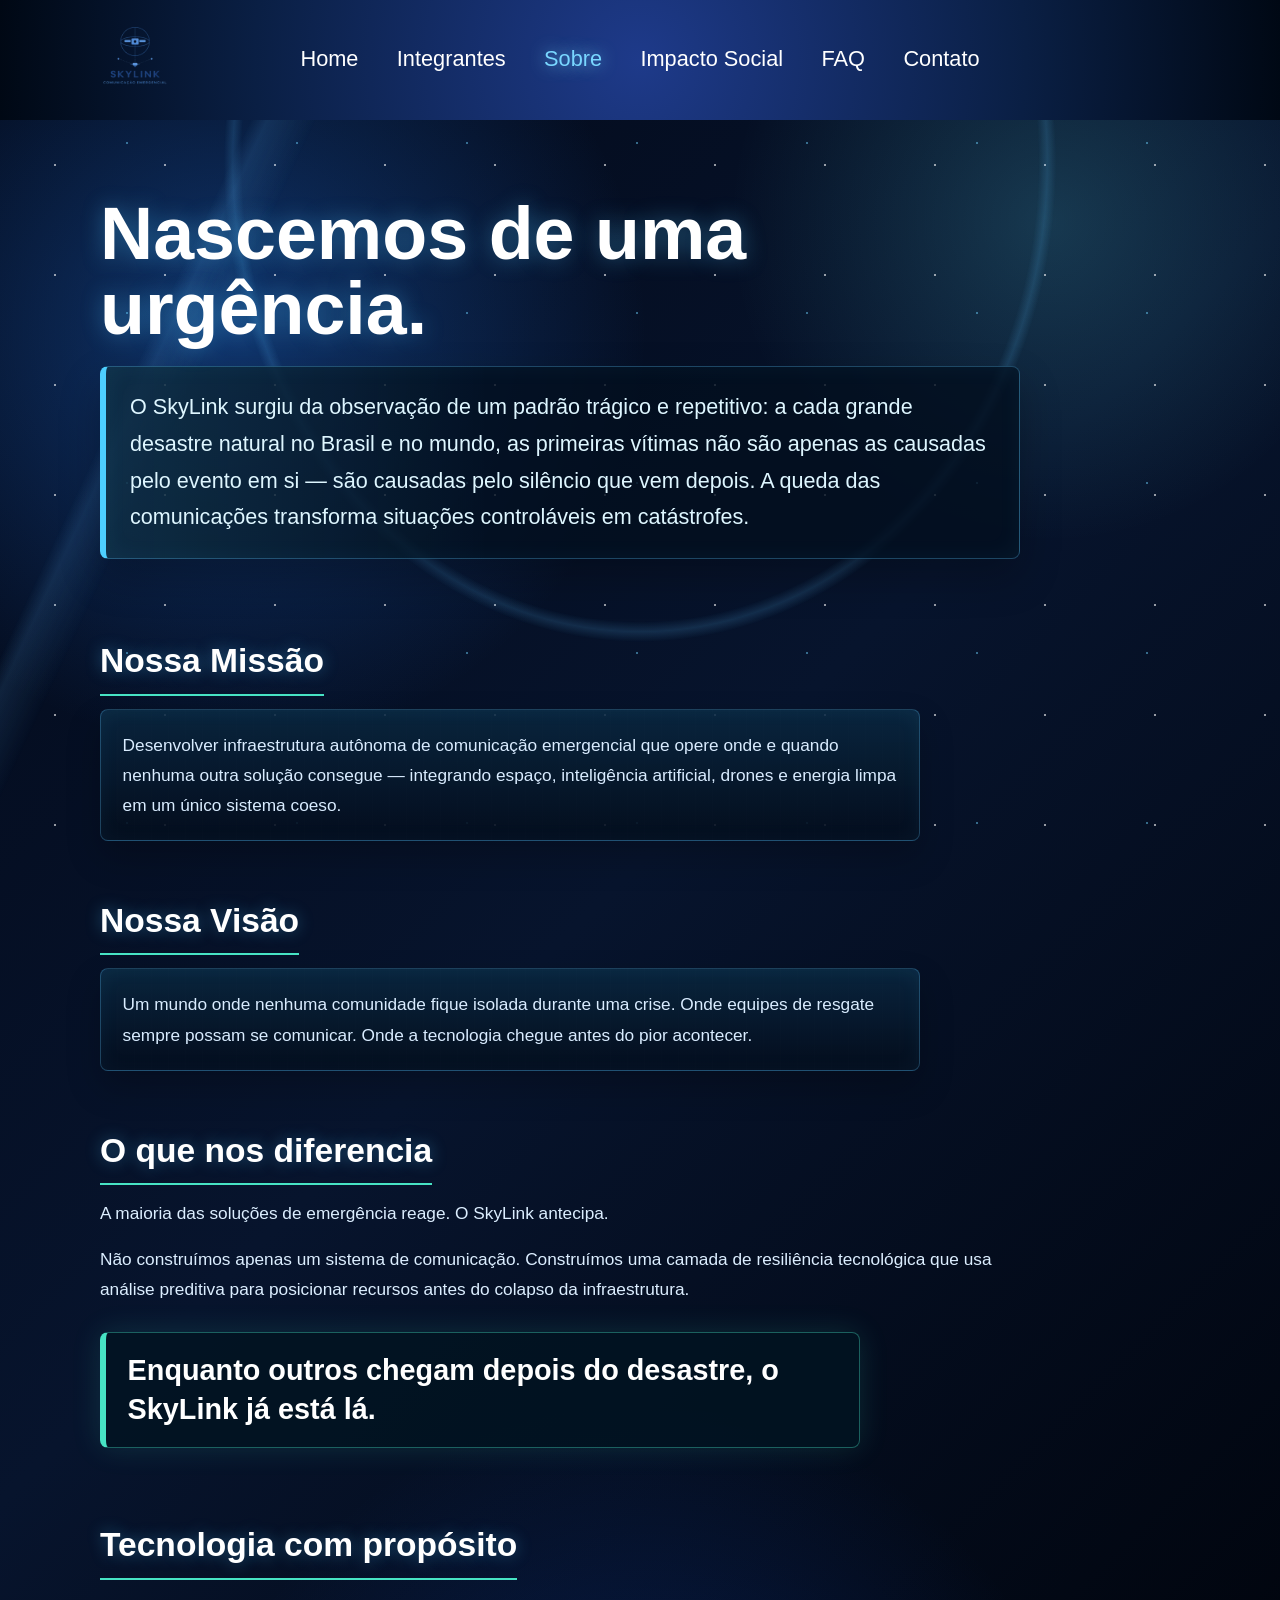
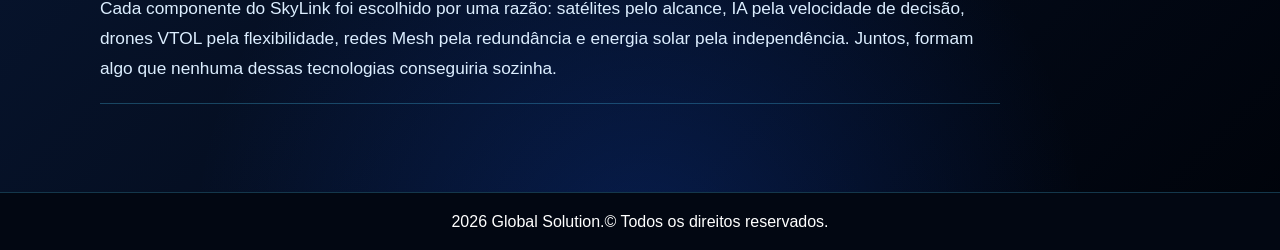
<file: paginas/sobre.html>
<!DOCTYPE html>
<html lang="pt-br">
<head>
    <meta charset="UTF-8">
    <meta name="viewport" content="width=device-width, initial-scale=1.0">
    <title>Global Solution</title>
    <link rel="stylesheet" href="../css/main.css">
</head>
<body class="pagina-sobre">
    <header class="cabecalho">
      <button class="menu-hamburguer" type="button" aria-label="Abrir menu" aria-expanded="false" aria-controls="menu-principal">
        <span></span>
        <span></span>
        <span></span>
      </button>
      <nav class="cabecalho__navbar">
        <a class="cabecalho__logo-link" href="../index.html">
          <img src="../assets/logo.png" class="logo" alt="Logo SkyLink">
        </a>

        <ul class="cabecalho__lista" id="menu-principal">
          <li class="cabecalho__list-item">
            <a class="cabecalho__link" href="../index.html">Home</a>
          </li>
          <li class="cabecalho__list-item">
            <a class="cabecalho__link" href="./integrantes.html">Integrantes</a>
          </li>
          <li class="cabecalho__list-item">
            <a class="cabecalho__link cabecalho__link--active" href="./sobre.html">Sobre</a>
          </li>
          <li class="cabecalho__list-item">
            <a class="cabecalho__link" href="./impacto.html">Impacto Social</a>
          </li>
          <li class="cabecalho__list-item">
            <a class="cabecalho__link" href="./faq.html">FAQ</a>
          </li>
         <li class="cabecalho__list-item">
            <a class="cabecalho__link" href="./contato.html">Contato</a>
          </li>
        </ul>
      </nav>
    </header>
    <main class="sobre" id="sobre">
        <h1 class="sobre__titulo">Nascemos de uma urgência.</h1>
        <p class="sobre__introducao">O SkyLink surgiu da observação de um padrão trágico e repetitivo: a cada grande desastre natural no Brasil e no mundo, as primeiras vítimas não são apenas as causadas pelo evento em si — são causadas pelo silêncio que vem depois. A queda das comunicações transforma situações controláveis em catástrofes.</p>
        <h3 class="sobre__subtitulo">Nossa Missão</h3>
        <p class="sobre__card">Desenvolver infraestrutura autônoma de comunicação emergencial que opere onde e quando nenhuma outra solução consegue — integrando espaço, inteligência artificial, drones e energia limpa em um único sistema coeso.</p>
        <h3 class="sobre__subtitulo">Nossa Visão</h3>
        <p class="sobre__card">Um mundo onde nenhuma comunidade fique isolada durante uma crise. Onde equipes de resgate sempre possam se comunicar. Onde a tecnologia chegue antes do pior acontecer.</p>
        <h3 class="sobre__subtitulo">O que nos diferencia</h3>
        <p class="sobre__texto">A maioria das soluções de emergência reage. O SkyLink antecipa.</p>
        <p class="sobre__texto">Não construímos apenas um sistema de comunicação. Construímos uma camada de resiliência tecnológica que usa análise preditiva para posicionar recursos antes do colapso da infraestrutura.</p>
        <p class="sobre__frase">Enquanto outros chegam depois do desastre, o SkyLink já está lá.</p>
        <h3 class="sobre__subtitulo">Tecnologia com propósito</h3>
        <p class="sobre__texto sobre__texto--final">Cada componente do SkyLink foi escolhido por uma razão: satélites pelo alcance, IA pela velocidade de decisão, drones VTOL pela flexibilidade, redes Mesh pela redundância e energia solar pela independência. Juntos, formam algo que nenhuma dessas tecnologias conseguiria sozinha.</p>
    </main>
    <footer>
        <p> 2026 Global Solution.&copy; Todos os direitos reservados.</p>
    </footer>
    <script src="../js/responsividade.js"></script>
</body>
</html>
</file>
<file: css/main.css>
@import url('./integrantes.css');
@import url('./base.css');
@import url('./contato.css');
@import url('./index.css');
@import url('./sobre.css');
@import url('./impacto.css');
@import url('./faq.css');
@import url('./responsividade.css');
</file>
